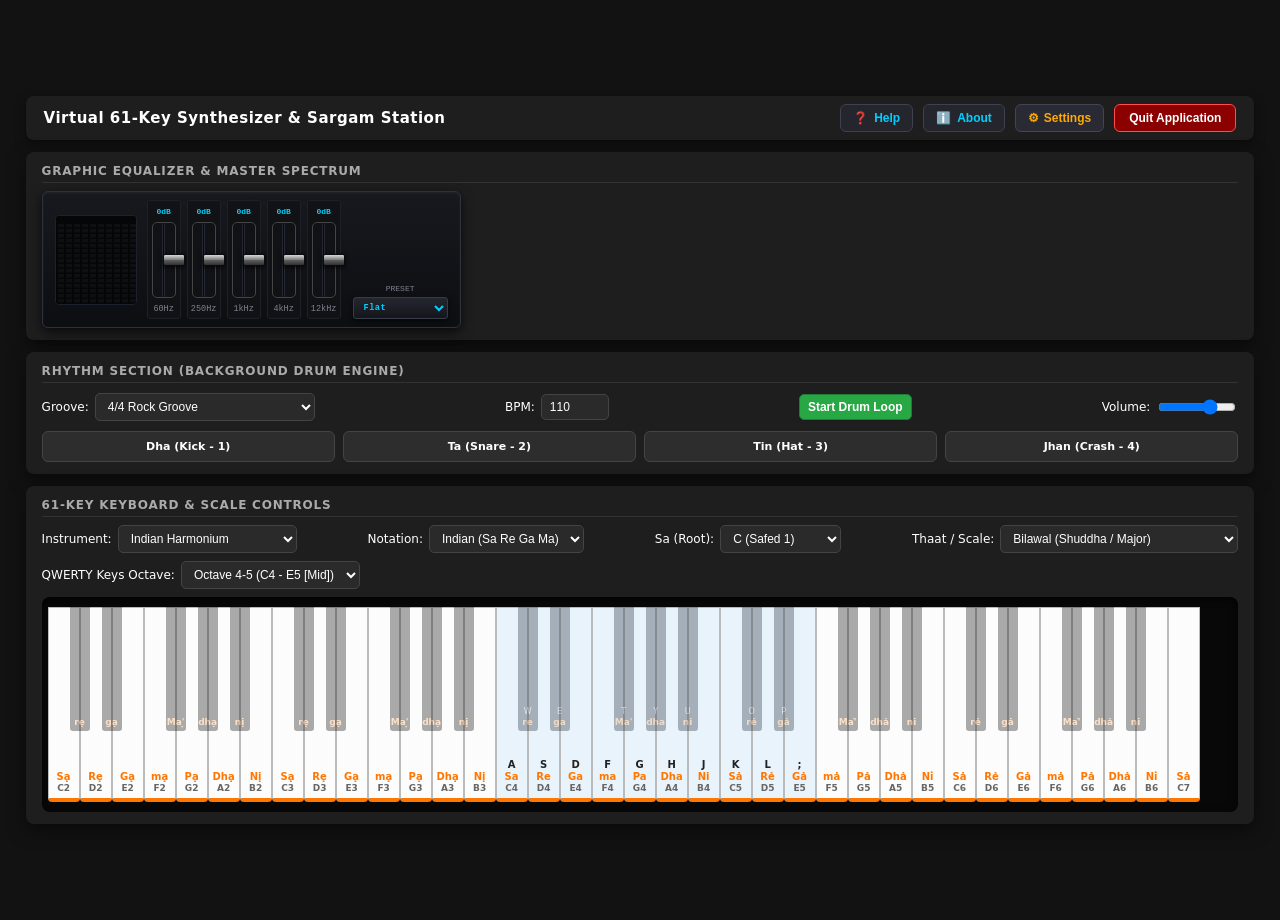
<file: web/index.html>
<!DOCTYPE html>
<html lang="en">

<head>
    <meta charset="UTF-8">
    <title>61-Key Synthesizer & Sargam Workstation</title>
    <link rel="stylesheet" href="styles.css">
</head>

<body>

    <div class="main-container">
        <!-- Header -->
        <div class="header-bar">
            <div class="header-title" id="lblAppTitle">Virtual 61-Key Synthesizer & Sargam Station</div>
            <div class="header-actions">
                <button class="btn-action" onclick="openHelpModal()">
                    <span>❓</span> <span id="btnHelpLabel">Help</span>
                </button>
                <button class="btn-action" onclick="openAboutModal()">
                    <span>ℹ️</span> <span id="btnAboutLabel">About</span>
                </button>
                <button class="btn-settings" onclick="openSettingsModal()">
                    <span>⚙</span> <span id="btnSettingsLabel">Settings</span>
                </button>
                <button class="btn-shutdown" id="shutdownBtn" onclick="closeApplication()">Quit Application</button>
            </div>
        </div>

        <!-- 90s Deck Graphic Equalizer & Master Output Section -->
        <div class="panel">
            <div class="panel-header" id="lblEqHeader">Graphic Equalizer & Master Spectrum</div>
            <div class="eq-container">
                <canvas id="eqCanvas" class="eq-canvas" width="80" height="88"></canvas>
                <div class="eq-sliders-row">
                    <div class="eq-band">
                        <span class="eq-gain-val" id="val60">0dB</span>
                        <input type="range" min="-12" max="12" step="1" value="0" id="eq60"
                            oninput="updateEq(60, this.value)">
                        <span>60Hz</span>
                    </div>
                    <div class="eq-band">
                        <span class="eq-gain-val" id="val250">0dB</span>
                        <input type="range" min="-12" max="12" step="1" value="0" id="eq250"
                            oninput="updateEq(250, this.value)">
                        <span>250Hz</span>
                    </div>
                    <div class="eq-band">
                        <span class="eq-gain-val" id="val1k">0dB</span>
                        <input type="range" min="-12" max="12" step="1" value="0" id="eq1k"
                            oninput="updateEq(1000, this.value)">
                        <span>1kHz</span>
                    </div>
                    <div class="eq-band">
                        <span class="eq-gain-val" id="val4k">0dB</span>
                        <input type="range" min="-12" max="12" step="1" value="0" id="eq4k"
                            oninput="updateEq(4000, this.value)">
                        <span>4kHz</span>
                    </div>
                    <div class="eq-band">
                        <span class="eq-gain-val" id="val12k">0dB</span>
                        <input type="range" min="-12" max="12" step="1" value="0" id="eq12k"
                            oninput="updateEq(12000, this.value)">
                        <span>12kHz</span>
                    </div>
                    <div class="control-group"
                        style="flex-direction: column; justify-content: center; margin-left: 6px; gap: 4px;">
                        <label for="eqPreset" id="lblEqPreset"
                            style="font-size: 8px; color: #7d8290; font-family: 'Consolas', monospace;">PRESET</label>
                        <select id="eqPreset" class="eq-preset-select" onchange="applyEqPreset(this.value)">
                            <option value="Flat" selected id="optPresetFlat">Flat</option>
                            <option value="Rock" id="optPresetRock">Rock</option>
                            <option value="Disco" id="optPresetDisco">Disco</option>
                            <option value="Indian" id="optPresetIndian">Indian / Acoustic</option>
                            <option value="BassBoost" id="optPresetBass">Bass Boost</option>
                            <option value="Vocal" id="optPresetVocal">Vocal</option>
                            <option value="Custom" id="optPresetCustom" disabled>Custom</option>
                        </select>
                    </div>
                </div>
            </div>
        </div>

        <!-- Rhythm Section -->
        <div class="panel">
            <div class="panel-header" id="lblRhythmHeader">Rhythm Section (Background Drum Engine)</div>
            <div class="controls-row">
                <div class="control-group">
                    <label id="lblGroove">Groove: </label>
                    <select id="loopPattern">
                        <option value="RockBeat" id="optRock">4/4 Rock Groove</option>
                        <option value="FunkBeat" id="optFunk">16-Beat Funk</option>
                        <option value="Metronome" id="optMetronome">Metronome (Teental / Metronome)</option>
                    </select>
                </div>

                <div class="control-group">
                    <label id="lblBpm">BPM: </label>
                    <input type="number" id="bpm" value="110" min="40" max="220" style="width: 50px;">
                </div>

                <div class="control-group">
                    <button id="toggleLoopBtn" class="start">Start Drum Loop</button>
                </div>

                <div class="control-group">
                    <label id="lblMasterVol">Volume: </label>
                    <input type="range" id="vol" min="0.1" max="1.0" step="0.05" value="0.8" style="width: 60px;">
                </div>
            </div>

            <div class="drum-pads">
                <div class="drum-pad" id="pad0" onclick="sendDrumHit(0)">Dha (Kick - 1)</div>
                <div class="drum-pad" id="pad1" onclick="sendDrumHit(1)">Ta (Snare - 2)</div>
                <div class="drum-pad" id="pad2" onclick="sendDrumHit(2)">Tin (Hat - 3)</div>
                <div class="drum-pad" id="pad6" onclick="sendDrumHit(6)">Jhan (Crash - 4)</div>
            </div>
        </div>

        <!-- Melodic Keyboard & Notation Controls -->
        <div class="panel">
            <div class="panel-header" id="lblKeyboardHeader">61-Key Keyboard & Scale Controls</div>
            <div class="controls-row">
                <div class="control-group">
                    <label id="lblInstrument">Instrument: </label>
                    <select id="melodicInstrument">
                        <optgroup label="Keyboard & Reeds" id="grpKeys">
                            <option value="Harmonium" selected>Indian Harmonium</option>
                            <option value="Piano">Grand Piano</option>
                            <option value="Kalimba">17-Key Kalimba</option>
                        </optgroup>
                        <optgroup label="Plucked Strings" id="grpPlucked">
                            <option value="Guitar">Acoustic Guitar</option>
                            <option value="BassGuitar">Electric Bass Guitar</option>
                            <option value="Mandolin">Mandolin (Dual-Course)</option>
                        </optgroup>
                        <optgroup label="Bowed Strings & Winds" id="grpWinds">
                            <option value="Saxophone">Alto Saxophone</option>
                            <option value="Violin">Acoustic Violin (Arco)</option>
                            <option value="Trumpet">Bb Brass Trumpet</option>
                        </optgroup>
                    </select>
                </div>

                <div class="control-group">
                    <label id="lblNotation">Notation: </label>
                    <select id="notationMode">
                        <option value="Sargam" selected>Indian (Sa Re Ga Ma)</option>
                        <option value="Western">Western (C D E F)</option>
                    </select>
                </div>

                <div class="control-group">
                    <label id="rootLabel">Sa (Root): </label>
                    <select id="rootKey">
                        <option value="0" selected>C (Safed 1)</option>
                        <option value="1">C# / Db (Kali 1)</option>
                        <option value="2">D (Safed 2)</option>
                        <option value="3">D# / Eb (Kali 2)</option>
                        <option value="4">E (Safed 3)</option>
                        <option value="5">F (Safed 4)</option>
                        <option value="6">F# / Gb (Kali 3)</option>
                        <option value="7">G (Safed 5)</option>
                        <option value="8">G# / Ab (Kali 4)</option>
                        <option value="9">A (Safed 6)</option>
                        <option value="10">A# / Bb (Kali 5)</option>
                        <option value="11">B (Safed 7)</option>
                    </select>
                </div>

                <div class="control-group">
                    <label id="scaleLabel">Thaat / Scale: </label>
                    <select id="scaleMode">
                        <optgroup label="Indian Classical Thaats" id="grpThaats">
                            <option value="Bilawal" selected>Bilawal (Shuddha / Major)</option>
                            <option value="Kafi">Kafi (komal ga, ni)</option>
                            <option value="Bhairav">Bhairav (komal re, dha)</option>
                            <option value="Yaman">Kalyan / Yaman (Teevra Ma)</option>
                            <option value="Asavari">Asavari (komal ga, dha, ni)</option>
                            <option value="Khamaj">Khamaj (komal ni)</option>
                            <option value="Bhairavi">Bhairavi (All Komal)</option>
                            <option value="Todi">Todi (komal re, ga, dha, teevra ma)</option>
                        </optgroup>
                        <optgroup label="Western Modes" id="grpModes">
                            <option value="Chromatic">Chromatic (All 12 Swaras)</option>
                            <option value="PentatonicMajor">Major Pentatonic (Bhupali)</option>
                            <option value="PentatonicMinor">Minor Pentatonic (Dhani)</option>
                            <option value="Blues">Blues Scale</option>
                        </optgroup>
                    </select>
                </div>

                <div class="control-group">
                    <label id="lblOctave">QWERTY Keys Octave: </label>
                    <select id="qwertyOctave">
                        <option value="36">Octave 2-3 (C2 - E3)</option>
                        <option value="48">Octave 3-4 (C3 - E4)</option>
                        <option value="60" selected>Octave 4-5 (C4 - E5 [Mid])</option>
                        <option value="72">Octave 5-6 (C5 - E6)</option>
                    </select>
                </div>
            </div>

            <!-- 61-Key Interactive Bed -->
            <div class="keyboard-wrapper" id="keyboardWrapper">
                <div class="keyboard" id="keyboard"></div>
            </div>
        </div>
    </div>

    <!-- Help & User Guide Modal -->
    <div class="modal-overlay" id="helpModal">
        <div class="modal-card modal-card-large">
            <div class="modal-header">
                <h3 id="helpModalTitle">User Guide & Quick Reference</h3>
                <button onclick="closeHelpModal()" class="modal-close-btn">✕</button>
            </div>
            <div class="modal-body modal-scrollable">
                <div class="help-section">
                    <h4 id="helpKbTitle">⌨️ QWERTY Keyboard Controls</h4>
                    <p id="helpKbDesc">Play melodies polyphonically directly from your computer keyboard:</p>
                    <div class="key-guide-grid">
                        <span class="key-badge">A</span><span>Sa / C</span>
                        <span class="key-badge">W</span><span>re / C#</span>
                        <span class="key-badge">S</span><span>Re / D</span>
                        <span class="key-badge">E</span><span>ga / D#</span>
                        <span class="key-badge">D</span><span>Ga / E</span>
                        <span class="key-badge">F</span><span>ma / F</span>
                        <span class="key-badge">T</span><span>Ma' / F#</span>
                        <span class="key-badge">G</span><span>Pa / G</span>
                        <span class="key-badge">Y</span><span>dha / G#</span>
                        <span class="key-badge">H</span><span>Dha / A</span>
                        <span class="key-badge">U</span><span>ni / A#</span>
                        <span class="key-badge">J</span><span>Ni / B</span>
                        <span class="key-badge">K</span><span>Ṡa / C+1</span>
                    </div>
                </div>

                <div class="help-section">
                    <h4 id="helpDrumTitle">🥁 Percussion Pads Hotkeys</h4>
                    <div class="key-guide-grid">
                        <span class="key-badge">1</span><span>Dha (Bass Drum / Ge)</span>
                        <span class="key-badge">2</span><span>Ta (Snare Drum / Na)</span>
                        <span class="key-badge">3</span><span>Tin (Hi-Hat / Tin)</span>
                        <span class="key-badge">4</span><span>Jhan (Crash Cymbal)</span>
                    </div>
                </div>

                <div class="help-section">
                    <h4 id="helpEqTitle">🎛️ Equalizer & Sargam Notation</h4>
                    <ul class="help-list">
                        <li id="helpEqDesc">Select standard curves (Rock, Disco, Indian Classical, Vocal, Bass Boost) or
                            adjust the 5 frequency bands manually to shape the synthesized acoustic profile.</li>
                        <li id="helpSargamDesc">Use the <strong>Sa (Root)</strong> selector to transpose your
                            fundamental tonic across all 12 swaras; scale degrees adapt visually across Mandra (Ṣa),
                            Madhya (Sa), and Taar (Ṡa) Saptaks.</li>
                    </ul>
                </div>
            </div>
            <div class="modal-footer">
                <button onclick="closeHelpModal()" class="btn-primary" id="btnCloseHelp">Close</button>
            </div>
        </div>
    </div>

    <!-- About & Copyright Modal -->
    <div class="modal-overlay" id="aboutModal">
        <div class="modal-card">
            <div class="modal-header">
                <h3 id="aboutModalTitle">About Synthesizer Workstation</h3>
                <button onclick="closeAboutModal()" class="modal-close-btn">✕</button>
            </div>
            <div class="modal-body about-body">
                <div class="about-icon">🎹</div>
                <h2 class="about-app-title">61-Key Virtual Synthesizer & Sargam Station</h2>
                <p class="about-version">Version 1.0.0 (Build 2026)</p>
                <hr class="about-divider" />
                <div class="about-info-row">
                    <span class="about-label" id="aboutAuthorLabel">Author / Architecture:</span>
                    <span class="about-val">Soumyajit Chatterjee</span>
                </div>
                <div class="about-info-row">
                    <span class="about-label" id="aboutEngineLabel">Audio Engine:</span>
                    <span class="about-val">Continuous Multi-Voice WASAPI / POSIX C++ Engine</span>
                </div>
                <div class="about-info-row">
                    <span class="about-label" id="aboutLicenseLabel">License:</span>
                    <span class="about-val">MIT License</span>
                </div>
                <div class="about-copyright">
                    <p id="aboutCopyrightText">© 2026 Soumyajit Chatterjee. All rights reserved.</p>
                    <p class="about-subtext">Open-source real-time physical modeling synthesizer and Indian classical
                        sargam analysis workstation.</p>
                </div>
            </div>
            <div class="modal-footer">
                <button onclick="closeAboutModal()" class="btn-primary" id="btnCloseAbout">OK</button>
            </div>
        </div>
    </div>

    <!-- User Preferences & Settings Modal Dialog -->
    <div class="modal-overlay" id="settingsModal">
        <div class="modal-card">
            <div class="modal-header">
                <h3 id="modalTitle">User Preferences & Settings</h3>
                <button onclick="closeSettingsModal()" class="modal-close-btn">✕</button>
            </div>
            <div class="modal-body">
                <div class="setting-row">
                    <div class="setting-desc">
                        <strong id="setLocaleTitle">Interface Language / Locale</strong>
                        <span id="setLocaleSub">Sets dictionary terms for chords, scales and actions</span>
                    </div>
                    <select id="localeSelect" style="width: 210px;">
                        <option value="en-US" selected>English (US) [Default]</option>
                        <option value="en-GB">English (UK / Classical)</option>
                        <option value="en-IN">English (India / Sargam)</option>
                        <option value="kn-IN">ಕನ್ನಡ (Kannada / ಕರ್ನಾಟಿಕ್ & ಹಿಂದೂಸ್ತಾನಿ)</option>
                        <option value="bn-IN">বাংলা (Bengali / ভারতীয় সঙ্গীত)</option>
                        <option value="hi-IN">हिन्दी (Hindi / भारतीय संगीत)</option>
                        <option value="ur-PK">اردو (Urdu / کلاسیکی موسیقی)</option>
                        <option value="fr-FR">Français (French / Solfège)</option>
                    </select>
                </div>

                <div class="setting-row">
                    <div class="setting-desc">
                        <strong id="setKeybTitle">Keyboard Overlay</strong>
                        <span id="setKeybSub">Show QWERTY hotkeys directly on keys</span>
                    </div>
                    <input type="checkbox" id="showQwertyCheck" checked onchange="toggleQwertyOverlay(this.checked)">
                </div>

                <div class="setting-row">
                    <div class="setting-desc">
                        <strong id="setEqualizerTitle">90s Equalizer Visualizer</strong>
                        <span id="setEqualizerSub">Real-time segmented LED frequency monitor</span>
                    </div>
                    <input type="checkbox" id="enableVisualizerCheck" checked>
                </div>
            </div>
            <div class="modal-footer">
                <button onclick="closeSettingsModal()" class="btn-primary" id="btnSaveClose">Apply & Close</button>
            </div>
        </div>
    </div>

    <!-- Modern ES Module script loading -->
    <script type="module" src="app.js"></script>
</body>

</html>
</file>
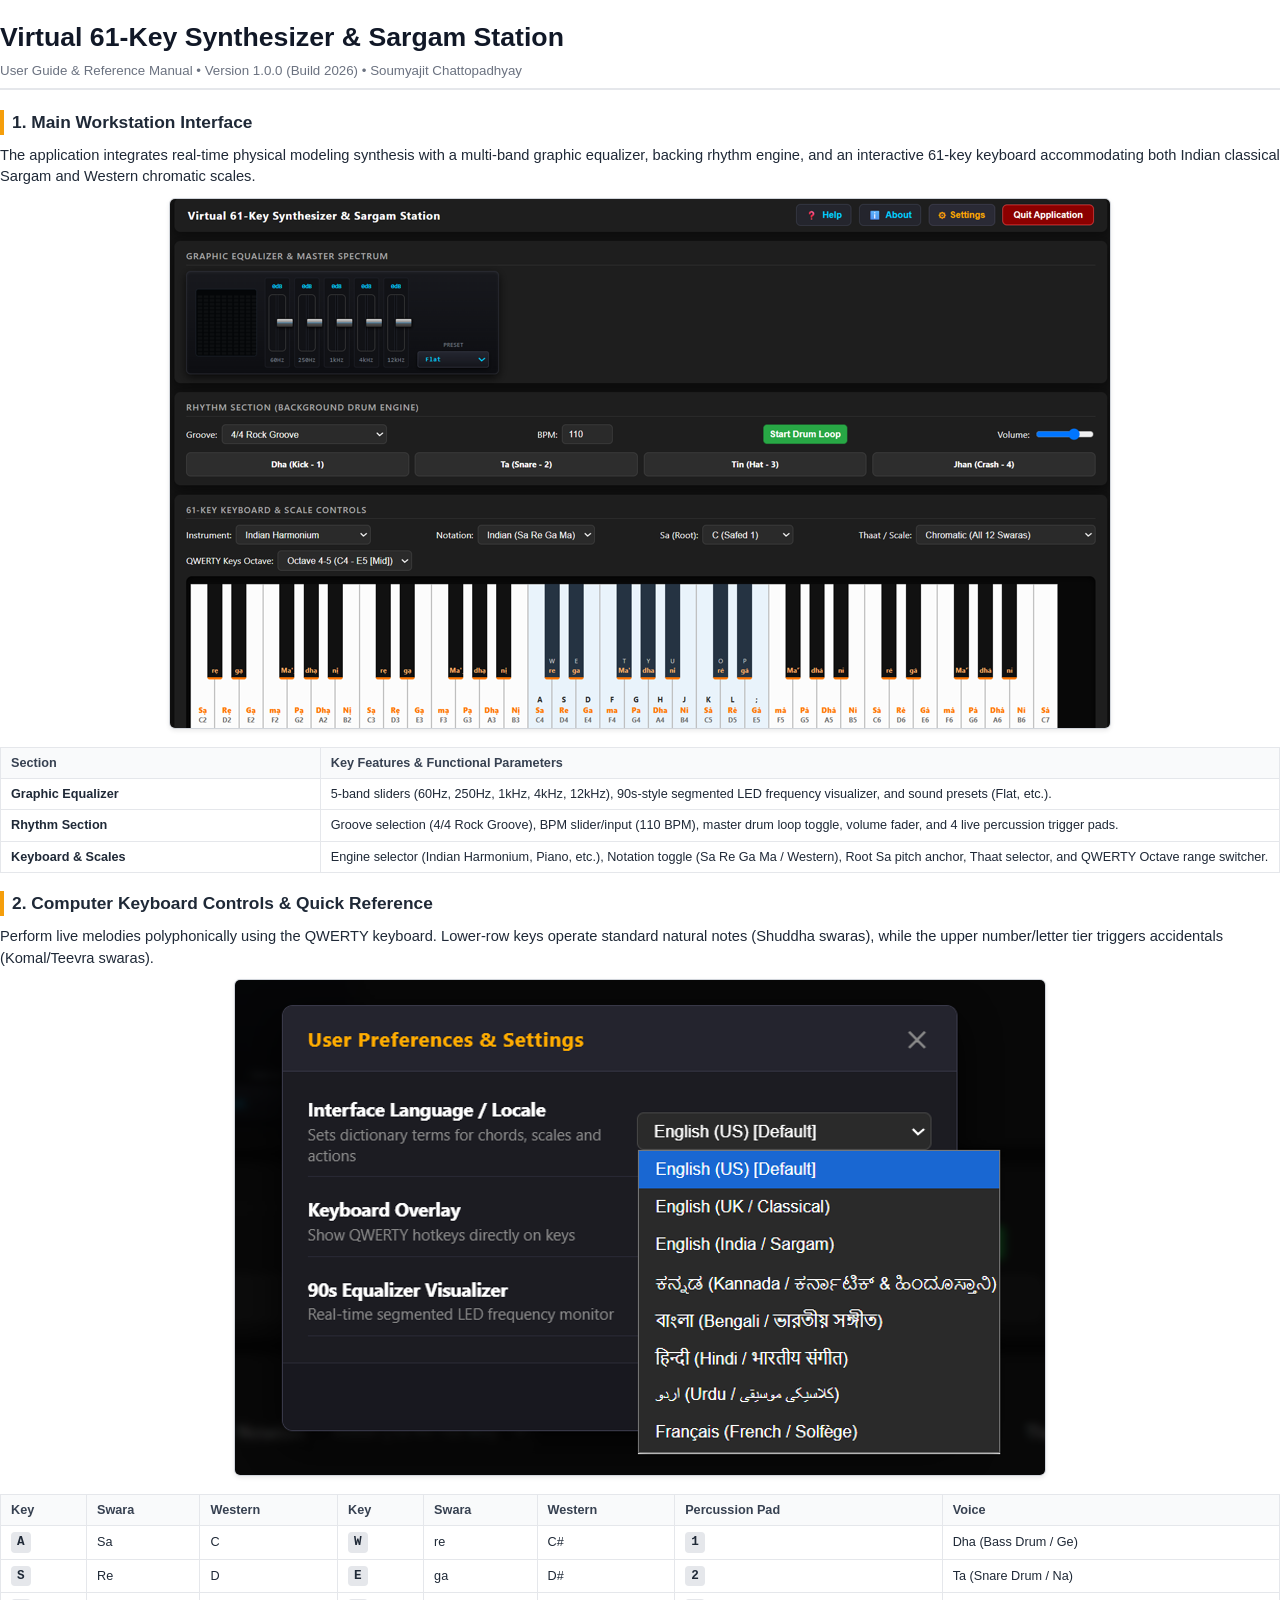
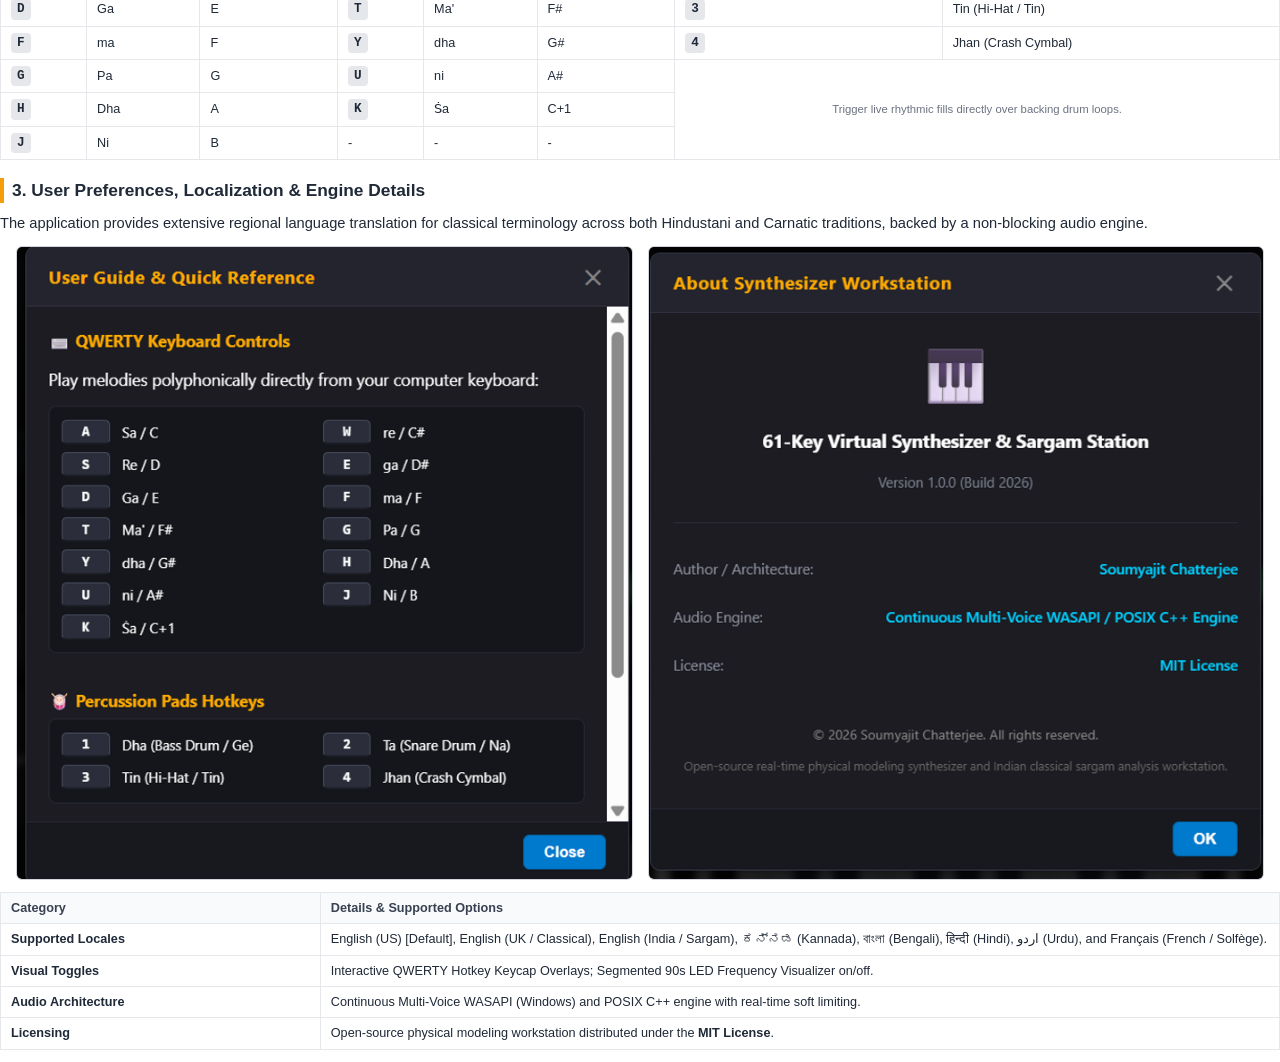
<file: doc/UserGuide.html>
<!DOCTYPE html>
<html lang="en">
<head>
  <meta charset="UTF-8">
  <title>Virtual 61-Key Synthesizer & Sargam Station - User Guide</title>
  <style>
    @page {
      size: A4 portrait;
      margin: 18mm 15mm;
    }
    body {
      font-family: -apple-system, BlinkMacSystemFont, "Segoe UI", Roboto, Helvetica, Arial, sans-serif;
      color: #1f2937;
      line-height: 1.45;
      font-size: 11pt;
      margin: 0;
      padding: 0;
    }
    h1 {
      font-size: 20pt;
      color: #111827;
      margin-bottom: 4px;
    }
    .subtitle {
      color: #6b7280;
      font-size: 10pt;
      margin-bottom: 20px;
      border-bottom: 2px solid #e5e7eb;
      padding-bottom: 8px;
    }
    h2 {
      font-size: 13pt;
      color: #1f2937;
      border-left: 4px solid #f59e0b;
      padding-left: 8px;
      margin-top: 18px;
      margin-bottom: 10px;
    }
    p {
      margin: 6px 0;
    }
    .img-container {
      text-align: center;
      margin: 10px 0;
    }
    .img-container img {
      max-width: 100%;
      height: auto;
      border-radius: 6px;
      border: 1px solid #d1d5db;
      box-shadow: 0 2px 4px rgba(0,0,0,0.08);
    }
    .img-row {
      display: flex;
      gap: 15px;
      justify-content: center;
      margin: 12px 0;
    }
    .img-row img {
      max-width: 48%;
      height: auto;
      border-radius: 6px;
      border: 1px solid #d1d5db;
    }
    table {
      width: 100%;
      border-collapse: collapse;
      margin: 12px 0;
      font-size: 9.5pt;
    }
    th, td {
      border: 1px solid #e5e7eb;
      padding: 6px 10px;
      text-align: left;
    }
    th {
      background-color: #f9fafb;
      font-weight: 600;
      color: #374151;
    }
    .page-break {
      page-break-before: always;
    }
    .key-badge {
      display: inline-block;
      padding: 1px 6px;
      background: #e5e7eb;
      border-radius: 4px;
      font-weight: 600;
      font-family: monospace;
    }
  </style>
</head>
<body>

  <!-- PAGE 1: WORKSTATION OVERVIEW -->
  <h1>Virtual 61-Key Synthesizer & Sargam Station</h1>
  <div class="subtitle">User Guide & Reference Manual • Version 1.0.0 (Build 2026) • Soumyajit Chattopadhyay</div>

  <h2>1. Main Workstation Interface</h2>
  <p>The application integrates real-time physical modeling synthesis with a multi-band graphic equalizer, backing rhythm engine, and an interactive 61-key keyboard accommodating both Indian classical Sargam and Western chromatic scales.</p>

  <div class="img-container">
    <img src="image_06a53c.png" alt="Main Workstation Interface">
  </div>

  <table>
    <thead>
      <tr>
        <th style="width: 25%;">Section</th>
        <th>Key Features & Functional Parameters</th>
      </tr>
    </thead>
    <tbody>
      <tr>
        <td><strong>Graphic Equalizer</strong></td>
        <td>5-band sliders (60Hz, 250Hz, 1kHz, 4kHz, 12kHz), 90s-style segmented LED frequency visualizer, and sound presets (Flat, etc.).</td>
      </tr>
      <tr>
        <td><strong>Rhythm Section</strong></td>
        <td>Groove selection (4/4 Rock Groove), BPM slider/input (110 BPM), master drum loop toggle, volume fader, and 4 live percussion trigger pads.</td>
      </tr>
      <tr>
        <td><strong>Keyboard & Scales</strong></td>
        <td>Engine selector (Indian Harmonium, Piano, etc.), Notation toggle (Sa Re Ga Ma / Western), Root Sa pitch anchor, Thaat selector, and QWERTY Octave range switcher.</td>
      </tr>
    </tbody>
  </table>

  <!-- PAGE 2: CONTROLS & HOTKEYS -->
  <div class="page-break"></div>

  <h2>2. Computer Keyboard Controls & Quick Reference</h2>
  <p>Perform live melodies polyphonically using the QWERTY keyboard. Lower-row keys operate standard natural notes (Shuddha swaras), while the upper number/letter tier triggers accidentals (Komal/Teevra swaras).</p>

  <div class="img-container">
    <img src="image_06a55d.png" style="max-width: 75%;" alt="Quick Reference Dialog">
  </div>

  <table>
    <thead>
      <tr>
        <th>Key</th>
        <th>Swara</th>
        <th>Western</th>
        <th>Key</th>
        <th>Swara</th>
        <th>Western</th>
        <th>Percussion Pad</th>
        <th>Voice</th>
      </tr>
    </thead>
    <tbody>
      <tr>
        <td><span class="key-badge">A</span></td><td>Sa</td><td>C</td>
        <td><span class="key-badge">W</span></td><td>re</td><td>C#</td>
        <td><span class="key-badge">1</span></td><td>Dha (Bass Drum / Ge)</td>
      </tr>
      <tr>
        <td><span class="key-badge">S</span></td><td>Re</td><td>D</td>
        <td><span class="key-badge">E</span></td><td>ga</td><td>D#</td>
        <td><span class="key-badge">2</span></td><td>Ta (Snare Drum / Na)</td>
      </tr>
      <tr>
        <td><span class="key-badge">D</span></td><td>Ga</td><td>E</td>
        <td><span class="key-badge">T</span></td><td>Ma'</td><td>F#</td>
        <td><span class="key-badge">3</span></td><td>Tin (Hi-Hat / Tin)</td>
      </tr>
      <tr>
        <td><span class="key-badge">F</span></td><td>ma</td><td>F</td>
        <td><span class="key-badge">Y</span></td><td>dha</td><td>G#</td>
        <td><span class="key-badge">4</span></td><td>Jhan (Crash Cymbal)</td>
      </tr>
      <tr>
        <td><span class="key-badge">G</span></td><td>Pa</td><td>G</td>
        <td><span class="key-badge">U</span></td><td>ni</td><td>A#</td>
        <td colspan="2" rowspan="3" style="vertical-align: middle; text-align: center; color: #6b7280; font-size: 8.5pt;">
          Trigger live rhythmic fills directly over backing drum loops.
        </td>
      </tr>
      <tr>
        <td><span class="key-badge">H</span></td><td>Dha</td><td>A</td>
        <td><span class="key-badge">K</span></td><td>Ṡa</td><td>C+1</td>
      </tr>
      <tr>
        <td><span class="key-badge">J</span></td><td>Ni</td><td>B</td>
        <td>-</td><td>-</td><td>-</td>
      </tr>
    </tbody>
  </table>

  <!-- PAGE 3: SETTINGS & METADATA -->
  <div class="page-break"></div>

  <h2>3. User Preferences, Localization & Engine Details</h2>
  <p>The application provides extensive regional language translation for classical terminology across both Hindustani and Carnatic traditions, backed by a non-blocking audio engine.</p>

  <div class="img-row">
    <img src="image_06a542.png" alt="Settings Dialog">
    <img src="image_06a57b.png" alt="About Dialog">
  </div>

  <table>
    <thead>
      <tr>
        <th style="width: 25%;">Category</th>
        <th>Details & Supported Options</th>
      </tr>
    </thead>
    <tbody>
      <tr>
        <td><strong>Supported Locales</strong></td>
        <td>English (US) [Default], English (UK / Classical), English (India / Sargam), ಕನ್ನಡ (Kannada), বাংলা (Bengali), हिन्दी (Hindi), اردو (Urdu), and Français (French / Solfège).</td>
      </tr>
      <tr>
        <td><strong>Visual Toggles</strong></td>
        <td>Interactive QWERTY Hotkey Keycap Overlays; Segmented 90s LED Frequency Visualizer on/off.</td>
      </tr>
      <tr>
        <td><strong>Audio Architecture</strong></td>
        <td>Continuous Multi-Voice WASAPI (Windows) and POSIX C++ engine with real-time soft limiting.</td>
      </tr>
      <tr>
        <td><strong>Licensing</strong></td>
        <td>Open-source physical modeling workstation distributed under the <strong>MIT License</strong>.</td>
      </tr>
    </tbody>
  </table>

</body>
</html>
</file>
<file: web/styles.css>
:root {
    --bg: #121212;
    --panel: #1e1e1e;
    --panel-sub: #2a2a2a;
    --accent: #007acc;
    --accent-orange: #ff7700;
    --accent-green: #28a745;
    --accent-red: #dc3545;
    --white-key: #fcfcfc;
    --white-key-active: #c4c4c4;
    --black-key: #111111;
    --black-key-active: #3d3d3d;
}

body {
    font-family: 'Segoe UI', system-ui, sans-serif;
    background: var(--bg);
    color: #ffffff;
    display: flex;
    flex-direction: column;
    align-items: center;
    justify-content: center;
    min-height: 100vh;
    margin: 0;
    user-select: none;
    gap: 12px;
    padding: 10px 0;
}

.main-container {
    display: flex;
    flex-direction: column;
    gap: 12px;
    width: 1240px;
    max-width: 96vw;
}

.header-bar {
    display: flex;
    justify-content: space-between;
    align-items: center;
    background: var(--panel);
    padding: 8px 18px;
    border-radius: 8px;
    box-shadow: 0 4px 12px rgba(0, 0, 0, 0.4);
}

.header-title {
    font-size: 15px;
    font-weight: 700;
    letter-spacing: 0.5px;
}

.header-actions {
    display: flex;
    align-items: center;
    gap: 10px;
}

.btn-settings {
    background: #2a2a35;
    color: #ffaa00;
    border: 1px solid #444455;
    padding: 6px 12px;
    border-radius: 6px;
    font-weight: bold;
    font-size: 12px;
    cursor: pointer;
    transition: all 0.2s;
    display: flex;
    align-items: center;
    gap: 5px;
}

.btn-settings:hover {
    background: #383848;
    color: #fff;
    border-color: #ffaa00;
}

.btn-shutdown {
    background: #8b0000;
    color: #fff;
    border: 1px solid #ff4d4d;
    padding: 6px 14px;
    border-radius: 6px;
    font-weight: bold;
    font-size: 12px;
    cursor: pointer;
    transition: background 0.2s;
}

.btn-shutdown:hover { background: #b30000; }

/* Header Action Buttons */
.btn-action {
    background: #24252d;
    color: #00d0ff;
    border: 1px solid #3d4150;
    padding: 6px 12px;
    border-radius: 6px;
    font-weight: bold;
    font-size: 12px;
    cursor: pointer;
    transition: all 0.2s;
    display: flex;
    align-items: center;
    gap: 6px;
}

.btn-action:hover {
    background: #333644;
    color: #ffffff;
    border-color: #0099ff;
}

.modal-close-btn {
    background: none;
    border: none;
    color: #888;
    font-size: 16px;
    cursor: pointer;
    padding: 0 4px;
}
.modal-close-btn:hover { color: #fff; }

.modal-card-large {
    width: 600px;
    max-height: 85vh;
}

.modal-scrollable {
    overflow-y: auto;
    max-height: 60vh;
}

.btn-primary {
    padding: 6px 16px;
    background: #007acc;
    border: 1px solid #0062a3;
    color: #fff;
    border-radius: 5px;
    font-weight: bold;
    cursor: pointer;
}
.btn-primary:hover { background: #0099ff; }

/* Help Sections & Key Badges */
.help-section {
    margin-bottom: 14px;
}

.help-section h4 {
    margin: 0 0 6px 0;
    font-size: 13px;
    color: #ffaa00;
}

.key-guide-grid {
    display: grid;
    grid-template-columns: repeat(2, 38px 1fr);
    gap: 6px 10px;
    align-items: center;
    background: #15161b;
    padding: 10px;
    border-radius: 6px;
    border: 1px solid #282a34;
    font-size: 11px;
}

.key-badge {
    background: #2b2e3a;
    border: 1px solid #484d60;
    border-bottom: 2px solid #1c1e26;
    color: #fff;
    font-family: 'Consolas', monospace;
    font-weight: bold;
    font-size: 11px;
    border-radius: 4px;
    text-align: center;
    padding: 2px 4px;
}

.help-list {
    margin: 4px 0 0 16px;
    padding: 0;
    font-size: 11.5px;
    color: #bbb;
    line-height: 1.5;
}

/* About Modal Styling */
.about-body {
    align-items: center;
    text-align: center;
}

.about-icon {
    font-size: 44px;
    margin-bottom: -4px;
}

.about-app-title {
    margin: 4px 0 2px 0;
    font-size: 14.5px;
    color: #fff;
}

.about-version {
    font-size: 11px;
    color: #7d8290;
    margin: 0;
}

.about-divider {
    width: 100%;
    border: none;
    border-top: 1px solid #2c2f3c;
    margin: 10px 0;
}

.about-info-row {
    display: flex;
    justify-content: space-between;
    width: 100%;
    font-size: 11.5px;
    padding: 4px 0;
}

.about-label { color: #8f93a2; }
.about-val { color: #00d0ff; font-weight: 600; }

.about-copyright {
    margin-top: 12px;
    font-size: 10.5px;
    color: #888;
}

.about-subtext {
    font-size: 9.5px;
    color: #666;
    margin-top: 2px;
}

.panel {
    background: var(--panel);
    padding: 12px 16px;
    border-radius: 8px;
    box-shadow: 0 6px 18px rgba(0, 0, 0, 0.5);
    display: flex;
    flex-direction: column;
    gap: 8px;
}

.panel-header {
    font-weight: 600;
    font-size: 12px;
    color: #aaa;
    text-transform: uppercase;
    letter-spacing: 0.8px;
    border-bottom: 1px solid #333;
    padding-bottom: 4px;
}

.controls-row {
    display: flex;
    justify-content: space-between;
    align-items: center;
    flex-wrap: wrap;
    gap: 8px;
}

.control-group {
    display: flex;
    align-items: center;
    gap: 6px;
    font-size: 12px;
}

select, input[type=number], input[type=range], button {
    background: var(--panel-sub);
    color: #fff;
    border: 1px solid #444;
    padding: 5px 8px;
    border-radius: 5px;
    font-size: 12px;
    outline: none;
}

button {
    cursor: pointer;
    font-weight: 600;
    transition: background 0.15s ease;
}

button.start { background: var(--accent-green); border-color: #1e7e34; }
button.stop { background: var(--accent-red); border-color: #bd2130; }

.drum-pads {
    display: grid;
    grid-template-columns: repeat(4, 1fr);
    gap: 8px;
}

.drum-pad {
    background: #2d2d2d;
    border: 1px solid #444;
    padding: 8px;
    text-align: center;
    border-radius: 6px;
    cursor: pointer;
    font-weight: bold;
    font-size: 11px;
}

.drum-pad:active {
    background: var(--accent);
    border-color: #66b0ff;
}

/* -------------------------------------------------------------
   Classic Windows Media Player Style Graphic Equalizer
------------------------------------------------------------- */
.eq-container 
{
    display: flex;
    align-items: center;
    justify-content: flex-start;
    gap: 10px;
    background: linear-gradient(180deg, #18191e 0%, #0d0e12 100%);
    padding: 8px 12px;
    border-radius: 6px;
    width: fit-content;
    border: 1px solid #2e303a;
    box-shadow: inset 0 1px 3px rgba(255, 255, 255, 0.06), 0 4px 12px rgba(0, 0, 0, 0.7);
}

/* Taller, narrower VFD spectrum display */
.eq-canvas 
{
    background: #040608;
    border: 1px solid #1c222c;
    border-radius: 4px;
    width: 80px;
    height: 88px;
    box-shadow: inset 0 0 10px rgba(0, 230, 118, 0.12);
}

.eq-sliders-row 
{
    display: flex;
    gap: 6px;
    align-items: flex-end;
    justify-content: flex-start;
}

/* Narrower band card with taller travel path */
.eq-band 
{
    display: flex;
    flex-direction: column;
    align-items: center;
    gap: 3px;
    font-size: 8.5px;
    color: #7d8290;
    font-family: 'Consolas', monospace;
    width: 32px;
    background: #111216;
    padding: 6px 0 4px 0;
    border-radius: 3px;
    border: 1px solid #1e2028;
}

/* Increased slider height for classic WMP look */
.eq-band input[type=range] 
{
    /* -webkit-appearance: slider-vertical;
    writing-mode: bt-lr;
    width: 22px;
    height: 74px;
    background: transparent;
    padding: 0;
    cursor: pointer;
    margin: 3px 0; */
    appearance: none;
    -webkit-appearance: none;
    writing-mode: vertical-lr;
    direction: rtl;
    width: 22px;
    height: 74px;
    background: transparent;
    padding: 0;
    cursor: pointer;
    margin: 3px 0;
}

.eq-band input[type=range]::-webkit-slider-runnable-track 
{
    width: 3px;
    background: #060709;
    border-left: 1px solid #272a34;
    border-right: 1px solid #272a34;
    border-radius: 1px;
}

/* Metallic thumb with electric-cyan / orange center indicator */
.eq-band input[type=range]::-webkit-slider-thumb 
{
    -webkit-appearance: none;
    appearance: none;
    height: 12px;
    width: 22px;
    background: linear-gradient(180deg, #d8d8d8 0%, #828282 45%, #0099ff 50%, #5a5a5a 55%, #303030 100%);
    border: 1px solid #0a0a0c;
    border-radius: 2px;
    box-shadow: 0 1px 4px rgba(0, 0, 0, 0.9);
    cursor: pointer;
}

.eq-gain-val {
    font-family: 'Consolas', monospace;
    font-size: 8px;
    font-weight: bold;
    color: #00d0ff;
}

/* .btn-deck-reset {
    background: linear-gradient(180deg, #262832 0%, #16171d 100%);
    border: 1px solid #383b48;
    color: #bbb;
    padding: 6px 8px;
    font-size: 8px;
    font-family: 'Consolas', monospace;
    font-weight: bold;
    letter-spacing: 0.8px;
    border-radius: 3px;
    cursor: pointer;
    box-shadow: 0 2px 4px rgba(0, 0, 0, 0.6);
    align-self: center;
}

.btn-deck-reset:hover {
    background: #323542;
    color: #fff;
    border-color: #0099ff;
} */


/* -------------------------------------------------------------
   Equalizer Preset Dropdown Styling
------------------------------------------------------------- */
.eq-preset-select {
    background: linear-gradient(180deg, #242630 0%, #15161c 100%);
    border: 1px solid #383b48;
    color: #00d0ff;
    padding: 4px 6px;
    font-size: 8.5px;
    font-family: 'Consolas', monospace;
    font-weight: bold;
    letter-spacing: 0.5px;
    border-radius: 3px;
    cursor: pointer;
    box-shadow: 0 2px 5px rgba(0, 0, 0, 0.6);
    outline: none;
    max-width: 95px;
}

.eq-preset-select:hover {
    border-color: #0099ff;
    color: #ffffff;
}

.eq-preset-select option {
    background: #15161c;
    color: #ffffff;
}

/* 90s Stereo Cassette Deck Graphic Equalizer
.eq-container {
    display: flex;
    align-items: center;
    justify-content: flex-start;
    gap: 12px;
    background: linear-gradient(180deg, #151517 0%, #0d0d0f 100%);
    padding: 8px 12px;
    border-radius: 5px;
    width: fit-content;
    border: 1px solid #282830;
    box-shadow: inset 0 1px 3px rgba(255,255,255,0.05), 0 4px 10px rgba(0,0,0,0.6);
}

.eq-canvas {
    background: #050608;
    border: 1px solid #1f2228;
    border-radius: 3px;
    width: 115px;
    height: 52px;
    box-shadow: inset 0 0 6px rgba(0,255,100,0.08);
}

.eq-sliders-row {
    display: flex;
    gap: 8px;
    align-items: flex-end;
    justify-content: flex-start;
}

.eq-band {
    display: flex;
    flex-direction: column;
    align-items: center;
    gap: 2px;
    font-size: 9px;
    color: #8f929a;
    font-family: 'Consolas', monospace;
    width: 44px;
    background: #111114;
    padding: 4px 0 2px 0;
    border-radius: 3px;
    border: 1px solid #202026;
}

.eq-band input[type=range] {
    -webkit-appearance: none;
    appearance: none;
    writing-mode: bt-lr;
    -webkit-appearance: slider-vertical;
    width: 32px;
    height: 44px;
    background: transparent;
    padding: 0;
    cursor: pointer;
    margin: 2px 0;
}

.eq-band input[type=range]::-webkit-slider-runnable-track {
    width: 4px;
    background: #000000;
    border-left: 1px solid #2f2f36;
    border-right: 1px solid #2f2f36;
    border-radius: 1px;
}

.eq-band input[type=range]::-webkit-slider-thumb {
    -webkit-appearance: none;
    appearance: none;
    height: 10px;
    width: 30px;
    background: linear-gradient(180deg, #dcdcdc 0%, #8a8a8a 45%, #ff5500 50%, #707070 55%, #4a4a4a 100%);
    border: 1px solid #111;
    border-radius: 1px;
    box-shadow: 0 1px 3px rgba(0,0,0,0.8);
    cursor: pointer;
}

.eq-gain-val {
    font-family: 'Consolas', monospace;
    font-size: 8px;
    font-weight: bold;
    color: #ffaa00;
}

.btn-deck-reset {
    background: linear-gradient(180deg, #2c2c34 0%, #1a1a20 100%);
    border: 1px solid #3d3d48;
    color: #ddd;
    padding: 4px 6px;
    font-size: 8.5px;
    font-family: 'Consolas', monospace;
    letter-spacing: 0.5px;
    border-radius: 2px;
    cursor: pointer;
    box-shadow: 0 2px 4px rgba(0,0,0,0.5);
}

.btn-deck-reset:hover {
    background: #383842;
    color: #fff;
} */

/* 61-Key Keyboard Container */
.keyboard-wrapper {
    position: relative;
    width: 100%;
    overflow-x: auto;
    background: #080808;
    border-radius: 8px;
    box-shadow: inset 0 2px 8px rgba(0,0,0,0.8);
    padding: 10px 6px;
    box-sizing: border-box;
}

.keyboard-wrapper::-webkit-scrollbar { height: 8px; }
.keyboard-wrapper::-webkit-scrollbar-thumb {
    background: #444;
    border-radius: 4px;
}

.keyboard {
    position: relative;
    display: flex;
    height: 195px;
    width: fit-content;
}

.white-key {
    width: 32px;
    height: 100%;
    background: var(--white-key);
    border: 1px solid #bbb;
    border-radius: 0 0 4px 4px;
    box-sizing: border-box;
    z-index: 1;
    display: flex;
    flex-direction: column;
    align-items: center;
    justify-content: flex-end;
    padding-bottom: 5px;
    color: #222;
    font-weight: bold;
    font-size: 10px;
    cursor: pointer;
}

.white-key.active {
    background: var(--white-key-active);
    transform: translateY(2px);
}

.white-key .note-label {
    font-size: 9px;
    color: #666;
    margin-top: 1px;
}

.white-key .swara-label {
    font-size: 10px;
    font-weight: 800;
    color: var(--accent-orange);
    margin-top: 1px;
}

.white-key.qwerty-mapped { background: #e9f3fb; }
.white-key.in-scale { border-bottom: 4px solid var(--accent); }
.white-key.sargam-mode.in-scale { border-bottom: 4px solid var(--accent-orange); }
.white-key.out-scale { opacity: 0.4; }

.black-key {
    position: absolute;
    width: 20px;
    height: 120px;
    background: var(--black-key);
    border-radius: 0 0 3px 3px;
    z-index: 2;
    cursor: pointer;
    display: flex;
    flex-direction: column;
    align-items: center;
    justify-content: flex-end;
    padding-bottom: 4px;
    color: #ccc;
    font-size: 8px;
}

.black-key.active {
    background: var(--black-key-active);
    transform: translateY(2px);
}

.black-key .swara-label {
    font-size: 9px;
    font-weight: bold;
    color: #ffb066;
    margin-top: 1px;
}

.black-key.qwerty-mapped { background: #253342; }
.black-key.in-scale { border-bottom: 3px solid #66b0ff; }
.black-key.sargam-mode.in-scale { border-bottom: 3px solid var(--accent-orange); }
.black-key.out-scale { opacity: 0.35; }

/* Preferences Modal Dialog */
.modal-overlay {
    position: fixed;
    top: 0; left: 0; right: 0; bottom: 0;
    background: rgba(0, 0, 0, 0.75);
    backdrop-filter: blur(3px);
    z-index: 1000;
    display: none;
    align-items: center;
    justify-content: center;
}

.modal-overlay.open { display: flex; }

.modal-card {
    background: #1c1c22;
    border: 1px solid #383848;
    border-radius: 8px;
    width: 480px;
    max-width: 90vw;
    box-shadow: 0 10px 30px rgba(0, 0, 0, 0.8);
    display: flex;
    flex-direction: column;
    overflow: hidden;
}

.modal-header {
    background: #24242e;
    padding: 12px 18px;
    display: flex;
    justify-content: space-between;
    align-items: center;
    border-bottom: 1px solid #333342;
}

.modal-header h3 {
    margin: 0;
    font-size: 14px;
    color: #ffaa00;
    letter-spacing: 0.5px;
}

.modal-body {
    padding: 18px;
    display: flex;
    flex-direction: column;
    gap: 14px;
    font-size: 13px;
}

.setting-row {
    display: flex;
    justify-content: space-between;
    align-items: center;
    padding-bottom: 8px;
    border-bottom: 1px solid #282834;
}

.setting-desc {
    display: flex;
    flex-direction: column;
    gap: 2px;
}

.setting-desc span:last-child {
    font-size: 11px;
    color: #888;
}

.modal-footer {
    background: #18181f;
    padding: 10px 18px;
    display: flex;
    justify-content: flex-end;
    gap: 10px;
    border-top: 1px solid #282834;
}
</file>
